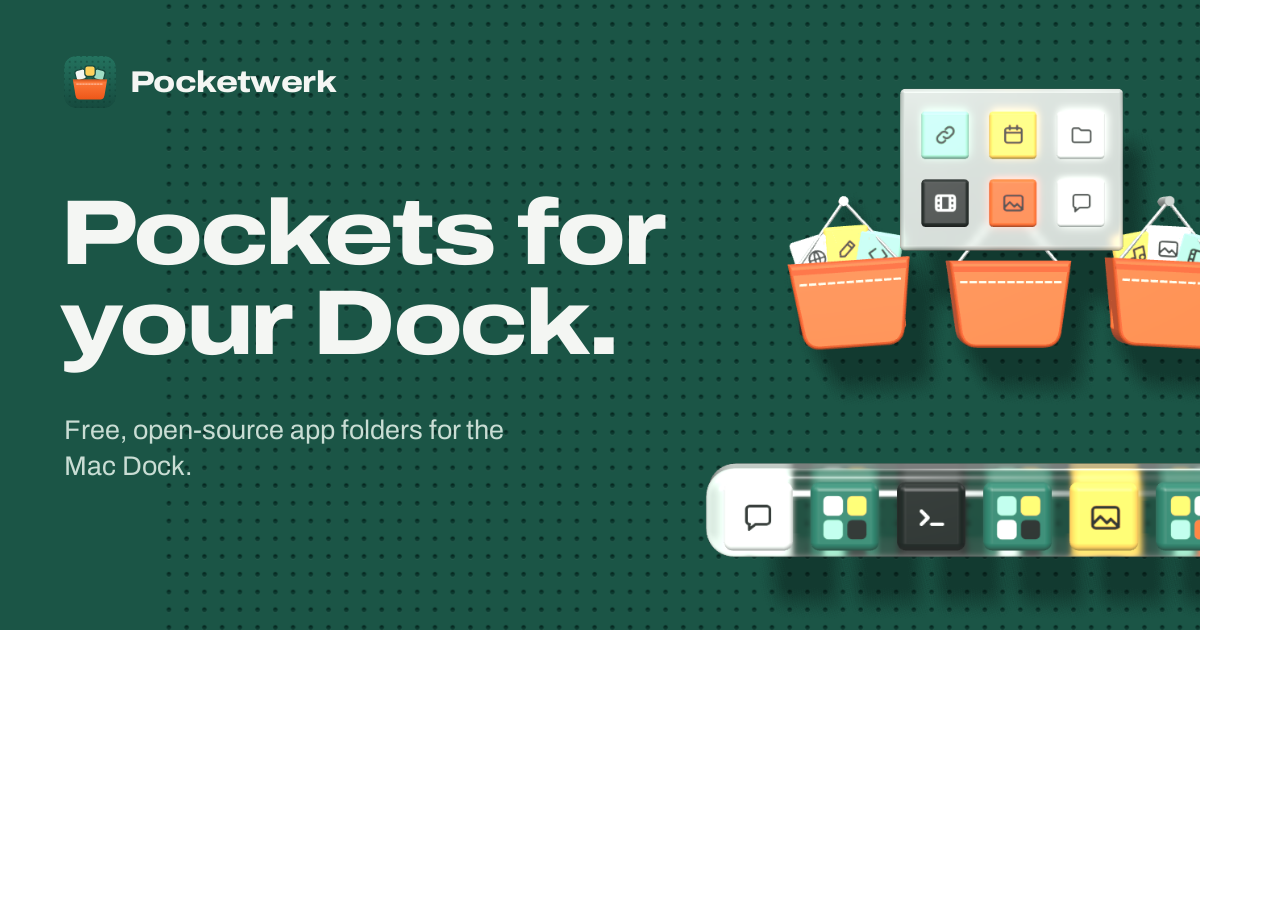
<file: website/og/og-bild.html>
<!doctype html>
<html lang="en"><head><meta charset="utf-8"><title>OG image</title>
<!-- Source of site/assets/img/og-image.png (1200 x 630). Background: the hero scene render (scene.png, made from site/assets/js/hero.js in poster mode). -->
<style>
@font-face { font-family: "Archivo"; src: url("../../site/assets/fonts/archivo-var.woff2") format("woff2"); font-weight: 100 900; font-stretch: 62% 125%; }
html, body { margin: 0; width: 1200px; height: 630px; overflow: hidden; }
.og { position: relative; width: 1200px; height: 630px; background: #1b5546 url(scene.png) no-repeat; background-size: 1290px auto; background-position: 160px 100%; font-family: "Archivo", sans-serif; color: #f4f6f3; }
.brand { position: absolute; left: 64px; top: 56px; display: flex; align-items: center; gap: 14px; font-weight: 800; font-stretch: 118%; font-size: 30px; letter-spacing: -0.02em; }
.brand img { width: 52px; height: 52px; border-radius: 12px; }
h1 { position: absolute; left: 60px; top: 188px; margin: 0; font-size: 92px; line-height: .98; font-weight: 800; font-stretch: 122%; letter-spacing: -0.035em; }
p { position: absolute; left: 64px; top: 412px; margin: 0; width: 470px; font-size: 27px; line-height: 1.35; color: #c9ddd4; }
</style></head><body>
<div class="og">
  <div class="brand"><img src="../../site/assets/brand/mark.svg" alt="">Pocketwerk</div>
  <h1>Pockets for<br>your Dock.</h1>
  <p>Free, open-source app folders for the Mac Dock.</p>
</div></body></html>
</file>
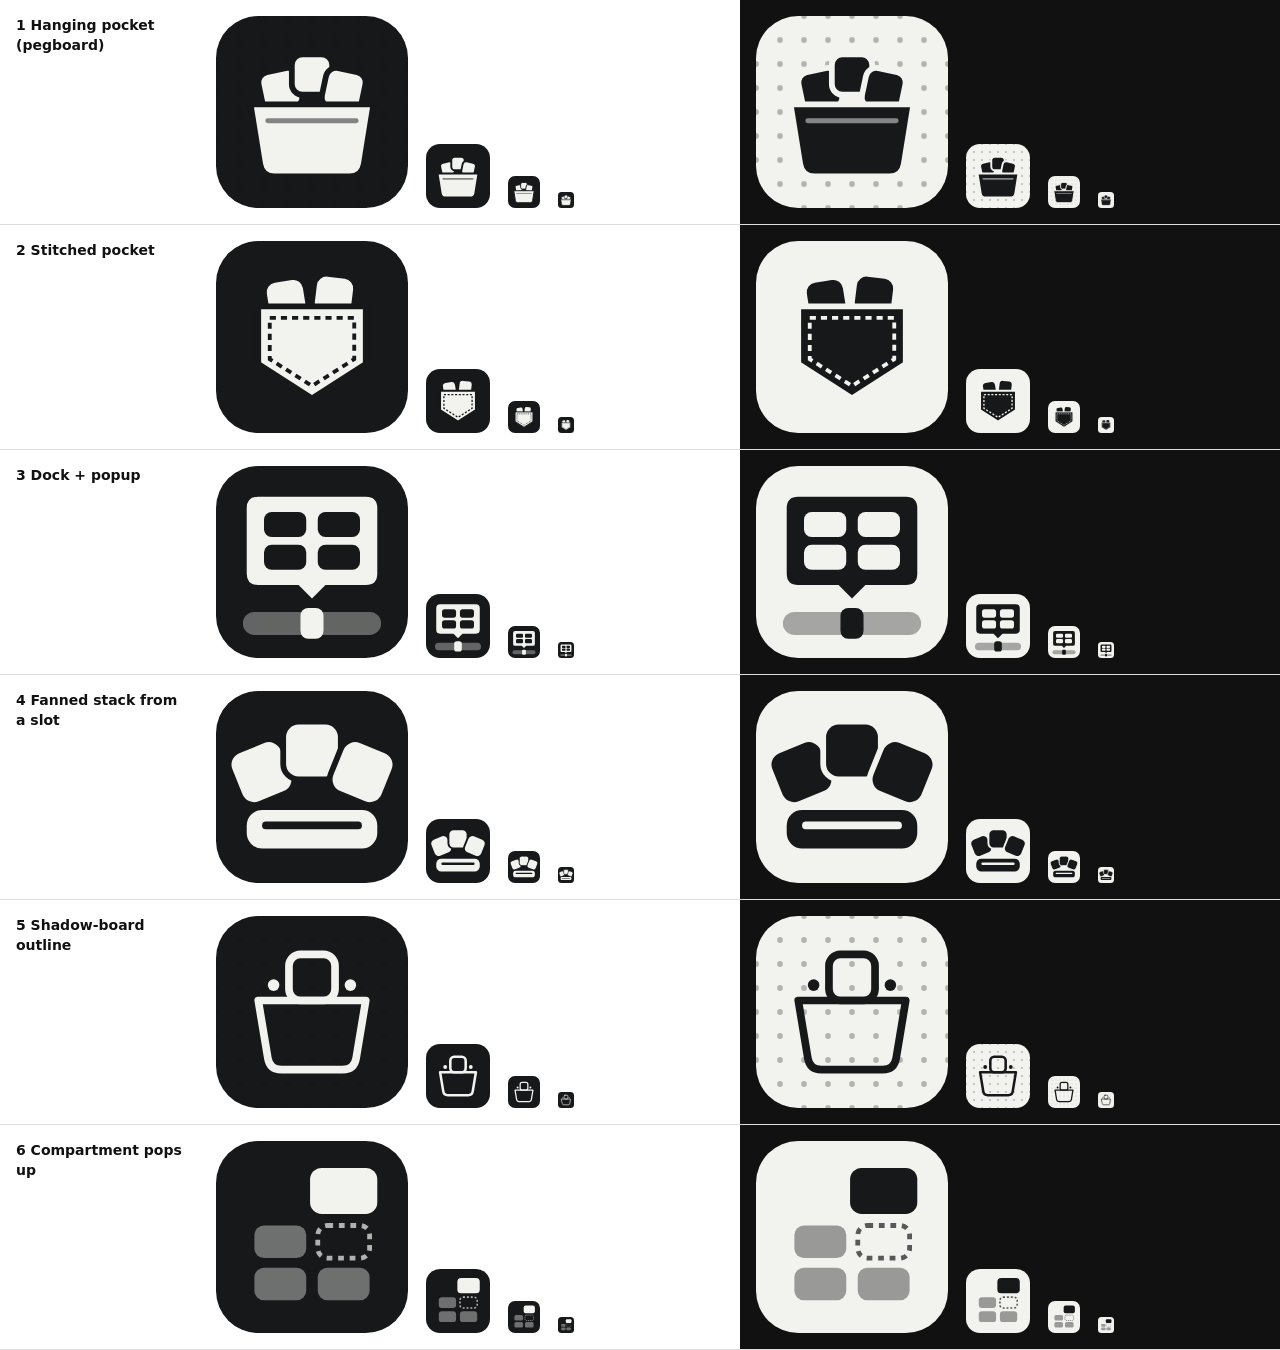
<file: website/logo/entwuerfe/konzepte.html>
<!doctype html>
<html lang="en"><head><meta charset="utf-8"><title>Pocketwerk mark concepts, round 1</title>
<style>
  body{margin:0;font:14px/1.4 -apple-system,system-ui,sans-serif;background:#fff;color:#111}
  .row{display:grid;grid-template-columns:200px repeat(2,1fr);gap:0;border-bottom:1px solid #ddd}
  .lab{padding:16px}
  .cell{display:flex;align-items:end;gap:18px;padding:16px}
  .dark{background:#111;color:#eee}
  .ink{color:#16181a}.paper{color:#f2f2ee}
  svg{display:block}
</style></head><body>
<svg width="0" height="0" style="position:absolute">
  <defs>
    <pattern id="holes" width="12.5" height="12.5" patternUnits="userSpaceOnUse" x="6.25" y="6.25">
      <circle cx="6.25" cy="6.25" r="1.5" fill="currentColor" opacity=".28"/>
    </pattern>
  </defs>
  <!-- 1 hanging pocket on a pegboard -->
  <symbol id="c1" viewBox="0 0 100 100">
    <rect width="100" height="100" rx="22" fill="var(--fg)"/>
    <rect width="100" height="100" rx="22" fill="url(#holes)" style="color:var(--bg)"/>
    <g fill="var(--bg)" stroke="var(--fg)" stroke-width="3">
      <rect x="23" y="28" width="21" height="21" rx="5.5" transform="rotate(-12 33.5 38.5)"/>
      <rect x="39.5" y="20" width="21" height="21" rx="5.5"/>
      <rect x="56" y="28" width="21" height="21" rx="5.5" transform="rotate(12 66.5 38.5)"/>
      <path d="M18 46h64l-5 31q-1 6.5-7.5 6.5h-39Q24 83.5 23 77Z"/>
    </g>
    <path d="M27 54.5h46" stroke="var(--fg)" stroke-width="2.6" stroke-linecap="round" opacity=".5"/>
  </symbol>
  <!-- 2 stitched pocket -->
  <symbol id="c2" viewBox="0 0 100 100">
    <rect width="100" height="100" rx="22" fill="var(--fg)"/>
    <rect x="27" y="21" width="19" height="19" rx="5" fill="var(--bg)" transform="rotate(-9 36 30)"/>
    <rect x="52" y="19" width="19" height="19" rx="5" fill="var(--bg)" transform="rotate(7 61 28)"/>
    <path d="M22 34h56v30L50 82 22 64Z" fill="var(--bg)" stroke="var(--fg)" stroke-width="3"/>
    <path d="M28 40h44v21.5L50 75.5 28 61.5Z" fill="none" stroke="var(--fg)" stroke-width="2" stroke-dasharray="3.2 2.6"/>
  </symbol>
  <!-- 3 dock + popup -->
  <symbol id="c3" viewBox="0 0 100 100">
    <rect width="100" height="100" rx="22" fill="var(--fg)"/>
    <path d="M22 16h56q6 0 6 6v34q0 6-6 6H57l-7 7-7-7H22q-6 0-6-6V22q0-6 6-6Z" fill="var(--bg)"/>
    <g fill="var(--fg)"><rect x="25" y="24" width="22" height="13" rx="4"/><rect x="53" y="24" width="22" height="13" rx="4"/><rect x="25" y="41" width="22" height="13" rx="4"/><rect x="53" y="41" width="22" height="13" rx="4"/></g>
    <rect x="14" y="76" width="72" height="12" rx="6" fill="var(--bg)" opacity=".35"/>
    <rect x="44" y="74" width="12" height="16" rx="4" fill="var(--bg)"/>
  </symbol>
  <!-- 4 fanned stack from a slot -->
  <symbol id="c4" viewBox="0 0 100 100">
    <rect width="100" height="100" rx="22" fill="var(--fg)"/>
    <g fill="var(--bg)" stroke="var(--fg)" stroke-width="3">
      <rect x="24" y="20" width="30" height="30" rx="8" transform="rotate(-22 50 78)"/>
      <rect x="35" y="16" width="30" height="30" rx="8"/>
      <rect x="46" y="20" width="30" height="30" rx="8" transform="rotate(22 50 78)"/>
    </g>
    <rect x="16" y="62" width="68" height="20" rx="8" fill="var(--bg)"/>
    <rect x="24" y="68" width="52" height="4" rx="2" fill="var(--fg)"/>
  </symbol>
  <!-- 5 shadow board outline -->
  <symbol id="c5" viewBox="0 0 100 100">
    <rect width="100" height="100" rx="22" fill="var(--fg)"/>
    <rect width="100" height="100" rx="22" fill="url(#holes)" style="color:var(--bg)"/>
    <g fill="none" stroke="var(--bg)" stroke-width="4" stroke-linejoin="round" stroke-linecap="round">
      <rect x="38" y="20" width="24" height="24" rx="6"/>
      <path d="M22 44h56l-5 30q-1 6-7 6H34q-6 0-7-6Z"/>
    </g>
    <circle cx="30" cy="36" r="3" fill="var(--bg)"/><circle cx="70" cy="36" r="3" fill="var(--bg)"/>
  </symbol>
  <!-- 6 compartment pops up -->
  <symbol id="c6" viewBox="0 0 100 100">
    <rect width="100" height="100" rx="22" fill="var(--fg)"/>
    <g fill="var(--bg)" opacity=".4"><rect x="20" y="44" width="27" height="17" rx="5"/><rect x="20" y="66" width="27" height="17" rx="5"/><rect x="53" y="66" width="27" height="17" rx="5"/></g>
    <rect x="53" y="44" width="27" height="17" rx="5" fill="none" stroke="var(--bg)" stroke-width="2.5" stroke-dasharray="3 3" opacity=".7"/>
    <rect x="49" y="14" width="35" height="24" rx="6" fill="var(--bg)"/>
  </symbol>
</svg>
<div id="rows"></div>
<script>
const names={c1:"1 Hanging pocket (pegboard)",c2:"2 Stitched pocket",c3:"3 Dock + popup",c4:"4 Fanned stack from a slot",c5:"5 Shadow-board outline",c6:"6 Compartment pops up"};
const sizes=[192,64,32,16];
let h="";
for(const id in names){
  h+=`<div class="row"><div class="lab"><b>${names[id]}</b></div>`;
  for(const mode of ["light","dark"]){
    const fg = mode==="light"?"#16181a":"#f2f2ee", bg = mode==="light"?"#f2f2ee":"#16181a";
    h+=`<div class="cell ${mode==="dark"?"dark":""}" style="--fg:${fg};--bg:${bg};color:${fg}">`+sizes.map(s=>`<svg width="${s}" height="${s}"><use href="#${id}"/></svg>`).join("")+`</div>`;
  }
  h+="</div>";
}
document.getElementById("rows").innerHTML=h;
</script>
</body></html>
</file>
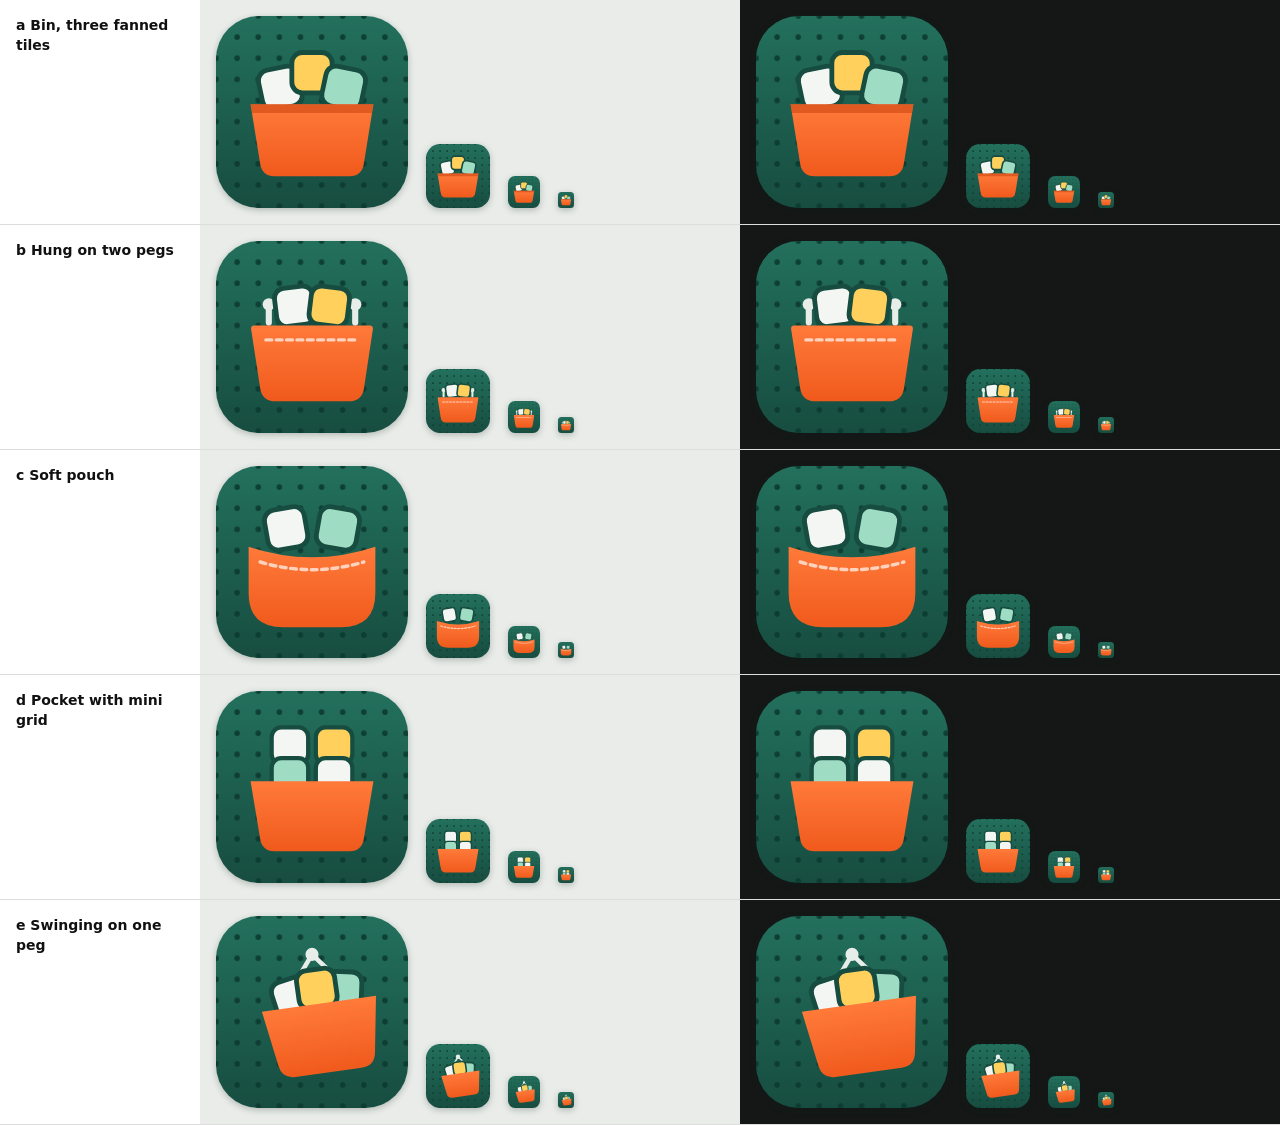
<file: website/logo/entwuerfe/runde2.html>
<!doctype html>
<html lang="en"><head><meta charset="utf-8"><title>Pocketwerk mark, round 2 (concept 1 variants)</title>
<style>
  body{margin:0;font:14px/1.4 -apple-system,system-ui,sans-serif;background:#fff;color:#111}
  .row{display:grid;grid-template-columns:200px 1fr 1fr;border-bottom:1px solid #ddd}
  .lab{padding:16px}
  .cell{display:flex;align-items:end;gap:18px;padding:16px;background:#e9ece9}
  .cell.dark{background:#141716;color:#eee}
  svg{display:block;filter:drop-shadow(0 2px 3px rgba(10,30,25,.25))}
</style></head><body>
<svg width="0" height="0" style="position:absolute">
  <defs>
    <pattern id="holes" width="11" height="11" patternUnits="userSpaceOnUse" x="5.5" y="5.5">
      <circle cx="5.5" cy="5.5" r="1.45" fill="#0c3a30"/>
    </pattern>
    <linearGradient id="board" x1="0" y1="0" x2="0" y2="1"><stop offset="0" stop-color="#23705d"/><stop offset="1" stop-color="#174d40"/></linearGradient>
    <linearGradient id="pocket" x1="0" y1="0" x2="0" y2="1"><stop offset="0" stop-color="#ff7a3a"/><stop offset="1" stop-color="#f05a1c"/></linearGradient>
    <clipPath id="plate"><rect width="100" height="100" rx="22.37"/></clipPath>
  </defs>
  <symbol id="boardbg" viewBox="0 0 100 100">
    <rect width="100" height="100" rx="22.37" fill="url(#board)"/>
    <rect width="100" height="100" rx="22.37" fill="url(#holes)" opacity=".9"/>
  </symbol>
  <!-- a: bin with three fanned tiles -->
  <symbol id="va" viewBox="0 0 100 100">
    <use href="#boardbg"/>
    <g stroke="#174d40" stroke-width="2.5">
      <rect x="23" y="27" width="21" height="21" rx="5.5" fill="#f4f6f3" transform="rotate(-12 33.5 37.5)"/>
      <rect x="39.5" y="19" width="21" height="21" rx="5.5" fill="#ffd15c"/>
      <rect x="56" y="27" width="21" height="21" rx="5.5" fill="#9fdcc4" transform="rotate(12 66.5 37.5)"/>
    </g>
    <path d="M18 46h64l-5 31q-1 6.5-7.5 6.5h-39Q24 83.5 23 77Z" fill="url(#pocket)"/>
    <path d="M18 46h64l-.7 4.5H18.7Z" fill="#c8430f" opacity=".55"/>
  </symbol>
  <!-- b: pocket hung from two peg hooks -->
  <symbol id="vb" viewBox="0 0 100 100">
    <use href="#boardbg"/>
    <g fill="none" stroke="#e7ede9" stroke-width="3.2" stroke-linecap="round"><path d="M27.5 34v8.5"/><path d="M72.5 34v8.5"/></g>
    <circle cx="27.5" cy="33" r="3.2" fill="#e7ede9"/><circle cx="72.5" cy="33" r="3.2" fill="#e7ede9"/>
    <g stroke="#174d40" stroke-width="2.5">
      <rect x="31" y="24" width="20" height="20" rx="5.2" fill="#f4f6f3" transform="rotate(-7 41 34)"/>
      <rect x="49" y="24" width="20" height="20" rx="5.2" fill="#ffd15c" transform="rotate(7 59 34)"/>
    </g>
    <path d="M20 44h60q2 0 1.7 2l-4.6 30.5q-1 7-8 7H31q-7 0-8-7L18.3 46q-.3-2 1.7-2Z" fill="url(#pocket)"/>
    <path d="M26 51.5h48" stroke="#ffd2bd" stroke-width="1.8" stroke-dasharray="3 2.4" stroke-linecap="round"/>
  </symbol>
  <!-- c: soft pouch with curved mouth -->
  <symbol id="vc" viewBox="0 0 100 100">
    <use href="#boardbg"/>
    <g stroke="#174d40" stroke-width="2.5">
      <rect x="26" y="22" width="21" height="21" rx="5.5" fill="#f4f6f3" transform="rotate(-10 36.5 32.5)"/>
      <rect x="53" y="22" width="21" height="21" rx="5.5" fill="#9fdcc4" transform="rotate(10 63.5 32.5)"/>
    </g>
    <path d="M17 42q33 11 66 0v24q0 18-18 18H35q-18 0-18-18Z" fill="url(#pocket)"/>
    <path d="M23 50q27 8 54 0" fill="none" stroke="#ffd2bd" stroke-width="1.8" stroke-dasharray="3 2.4" stroke-linecap="round"/>
  </symbol>
  <!-- d: pocket holding a 2x2 mini grid -->
  <symbol id="vd" viewBox="0 0 100 100">
    <use href="#boardbg"/>
    <g stroke="#174d40" stroke-width="2.2">
      <rect x="29" y="19" width="19" height="19" rx="5" fill="#f4f6f3"/>
      <rect x="52" y="19" width="19" height="19" rx="5" fill="#ffd15c"/>
      <rect x="29" y="35" width="19" height="19" rx="5" fill="#9fdcc4"/>
      <rect x="52" y="35" width="19" height="19" rx="5" fill="#f4f6f3"/>
    </g>
    <path d="M18 47h64l-5 30q-1 6.5-7.5 6.5h-39Q24 83.5 23 77Z" fill="url(#pocket)"/>
  </symbol>
  <!-- e: swinging pocket, tilted on one peg -->
  <symbol id="ve" viewBox="0 0 100 100">
    <use href="#boardbg"/>
    <circle cx="50" cy="20" r="3.4" fill="#e7ede9"/>
    <g transform="rotate(-8 50 20)">
      <path d="M50 20 31 44M50 20l19 24" stroke="#e7ede9" stroke-width="2.4" fill="none" stroke-linecap="round"/>
      <g stroke="#174d40" stroke-width="2.5">
        <rect x="27" y="31" width="20" height="20" rx="5.2" fill="#f4f6f3" transform="rotate(-10 37 41)"/>
        <rect x="53" y="31" width="20" height="20" rx="5.2" fill="#9fdcc4" transform="rotate(10 63 41)"/>
        <rect x="40" y="28" width="20" height="20" rx="5.2" fill="#ffd15c"/>
      </g>
      <path d="M20 46h60l-4.6 29q-1 7-8 7H32.6q-7 0-8-7Z" fill="url(#pocket)"/>
    </g>
  </symbol>
</svg>
<div id="rows"></div>
<script>
const names={va:"a Bin, three fanned tiles",vb:"b Hung on two pegs",vc:"c Soft pouch",vd:"d Pocket with mini grid",ve:"e Swinging on one peg"};
const sizes=[192,64,32,16];
let h="";
for(const id in names){
  h+=`<div class="row"><div class="lab"><b>${names[id]}</b></div>`;
  for(const d of [0,1]) h+=`<div class="cell ${d?"dark":""}">`+sizes.map(s=>`<svg width="${s}" height="${s}"><use href="#${id}"/></svg>`).join("")+`</div>`;
  h+="</div>";
}
document.getElementById("rows").innerHTML=h;
</script>
</body></html>
</file>
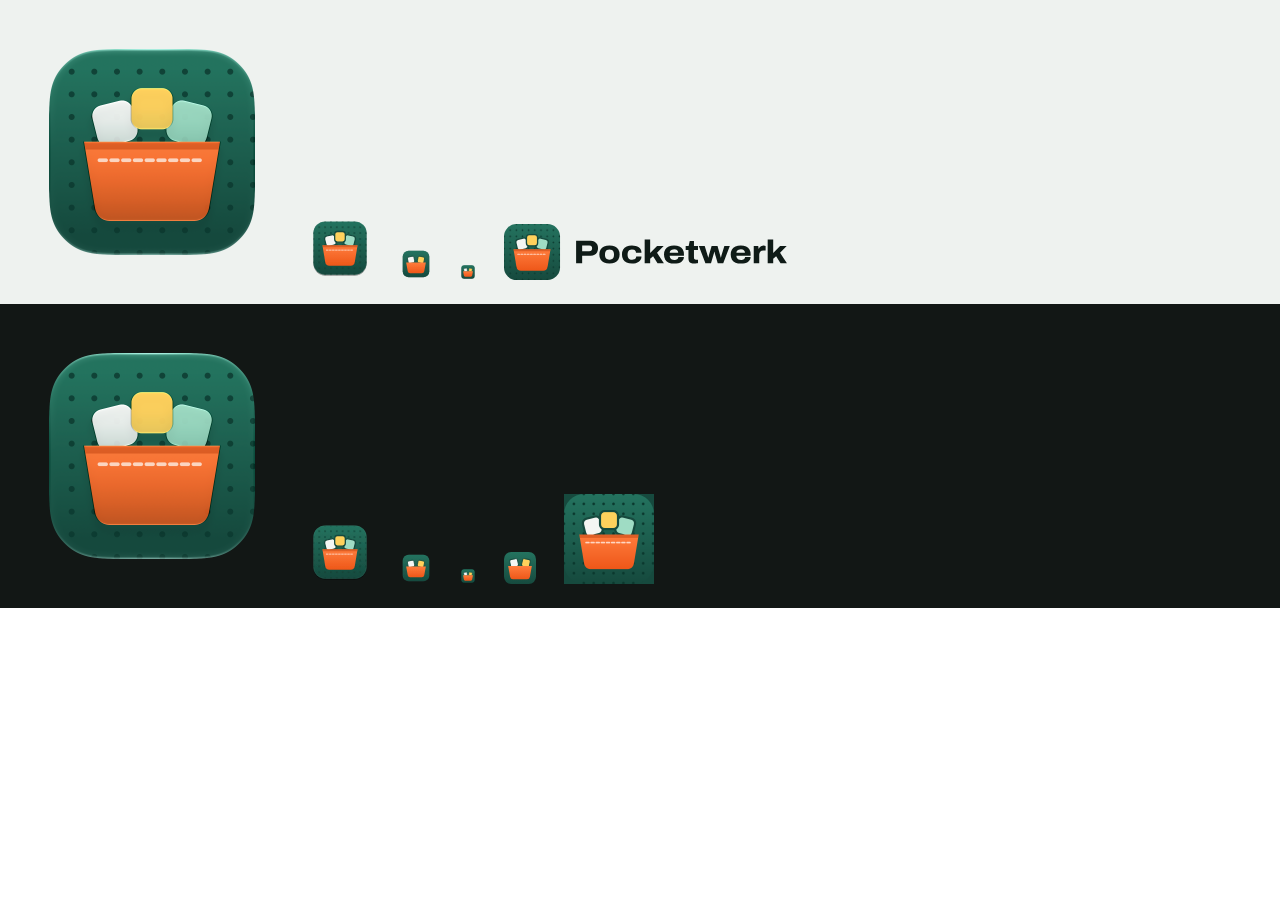
<file: website/logo/final/vorschau.html>
<!doctype html><html lang="en"><head><meta charset="utf-8"><title>Pocketwerk logo family</title>
<style>body{margin:0;font:13px -apple-system,system-ui,sans-serif}.r{display:flex;gap:28px;align-items:end;padding:24px}.l{background:#eef2ef}.d{background:#121715;color:#eee}img{display:block}</style></head><body>
<div class="r l"><img src="../../../site/assets/brand/icon-1024.png" width="256"><img src="../../../site/assets/brand/AppIcon.iconset/icon_32x32@2x.png" width="64"><img src="../../../site/assets/brand/AppIcon.iconset/icon_32x32.png" width="32"><img src="../../../site/assets/brand/AppIcon.iconset/icon_16x16.png" width="16"><img src="../../../site/assets/brand/logo.svg" height="56"></div>
<div class="r d"><img src="../../../site/assets/brand/icon-1024.png" width="256"><img src="../../../site/assets/brand/AppIcon.iconset/icon_32x32@2x.png" width="64"><img src="../../../site/assets/brand/AppIcon.iconset/icon_32x32.png" width="32"><img src="../../../site/assets/brand/AppIcon.iconset/icon_16x16.png" width="16"><img src="../../../site/assets/brand/favicon-32.png" width="32"><img src="../../../site/assets/brand/apple-touch-icon.png" width="90"></div>
</body></html>
</file>
